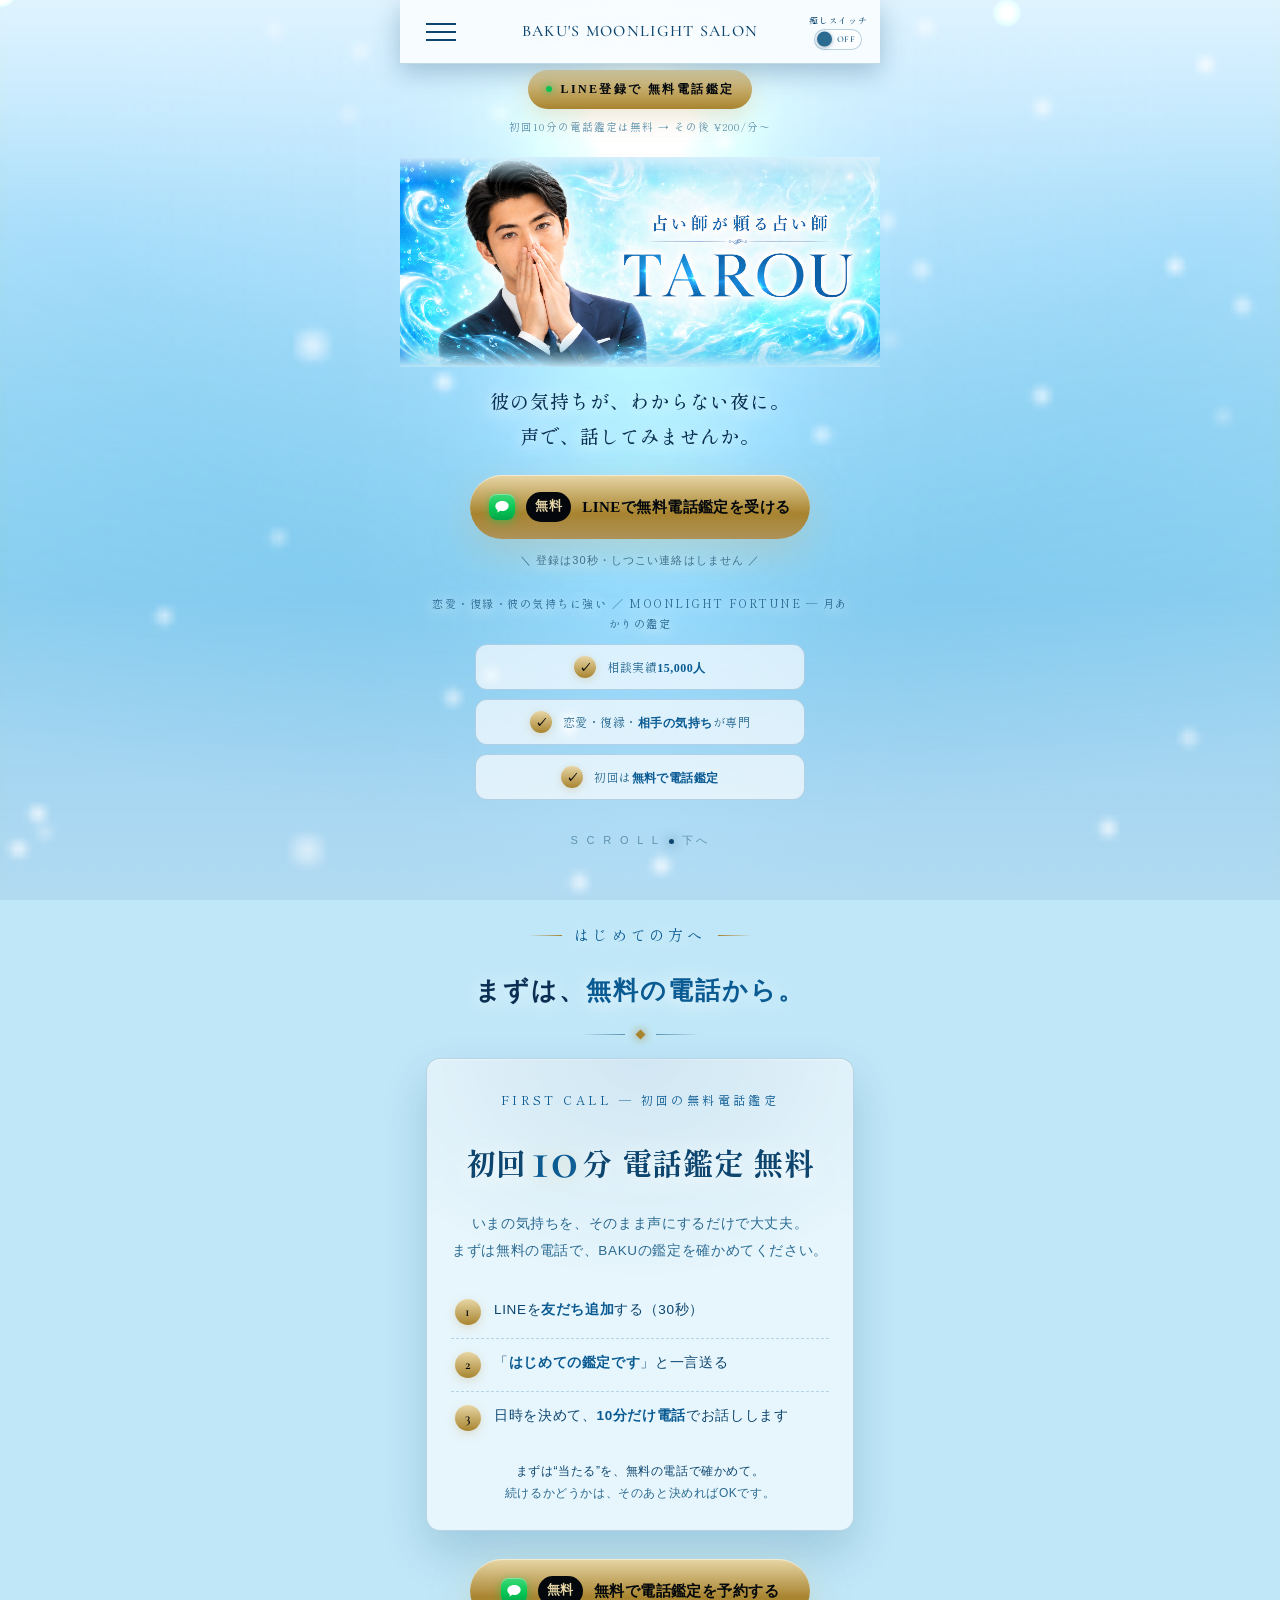
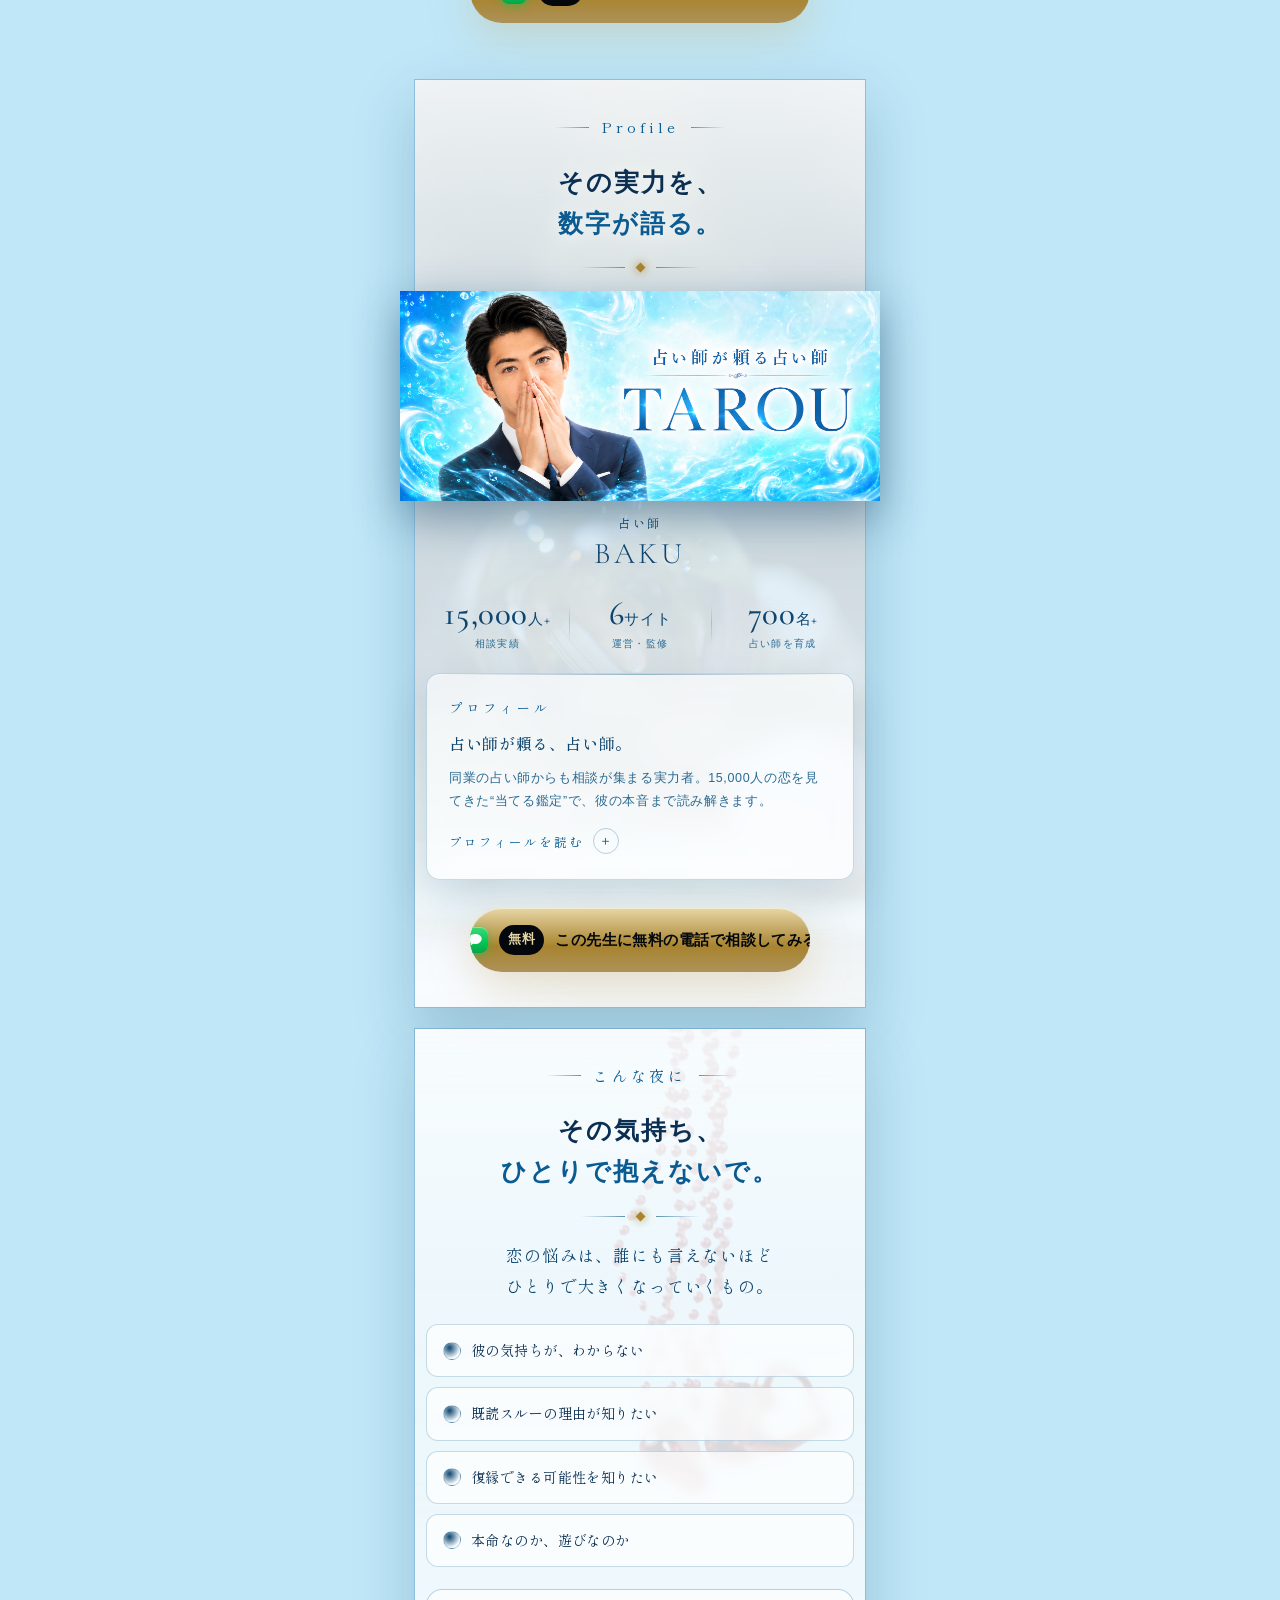
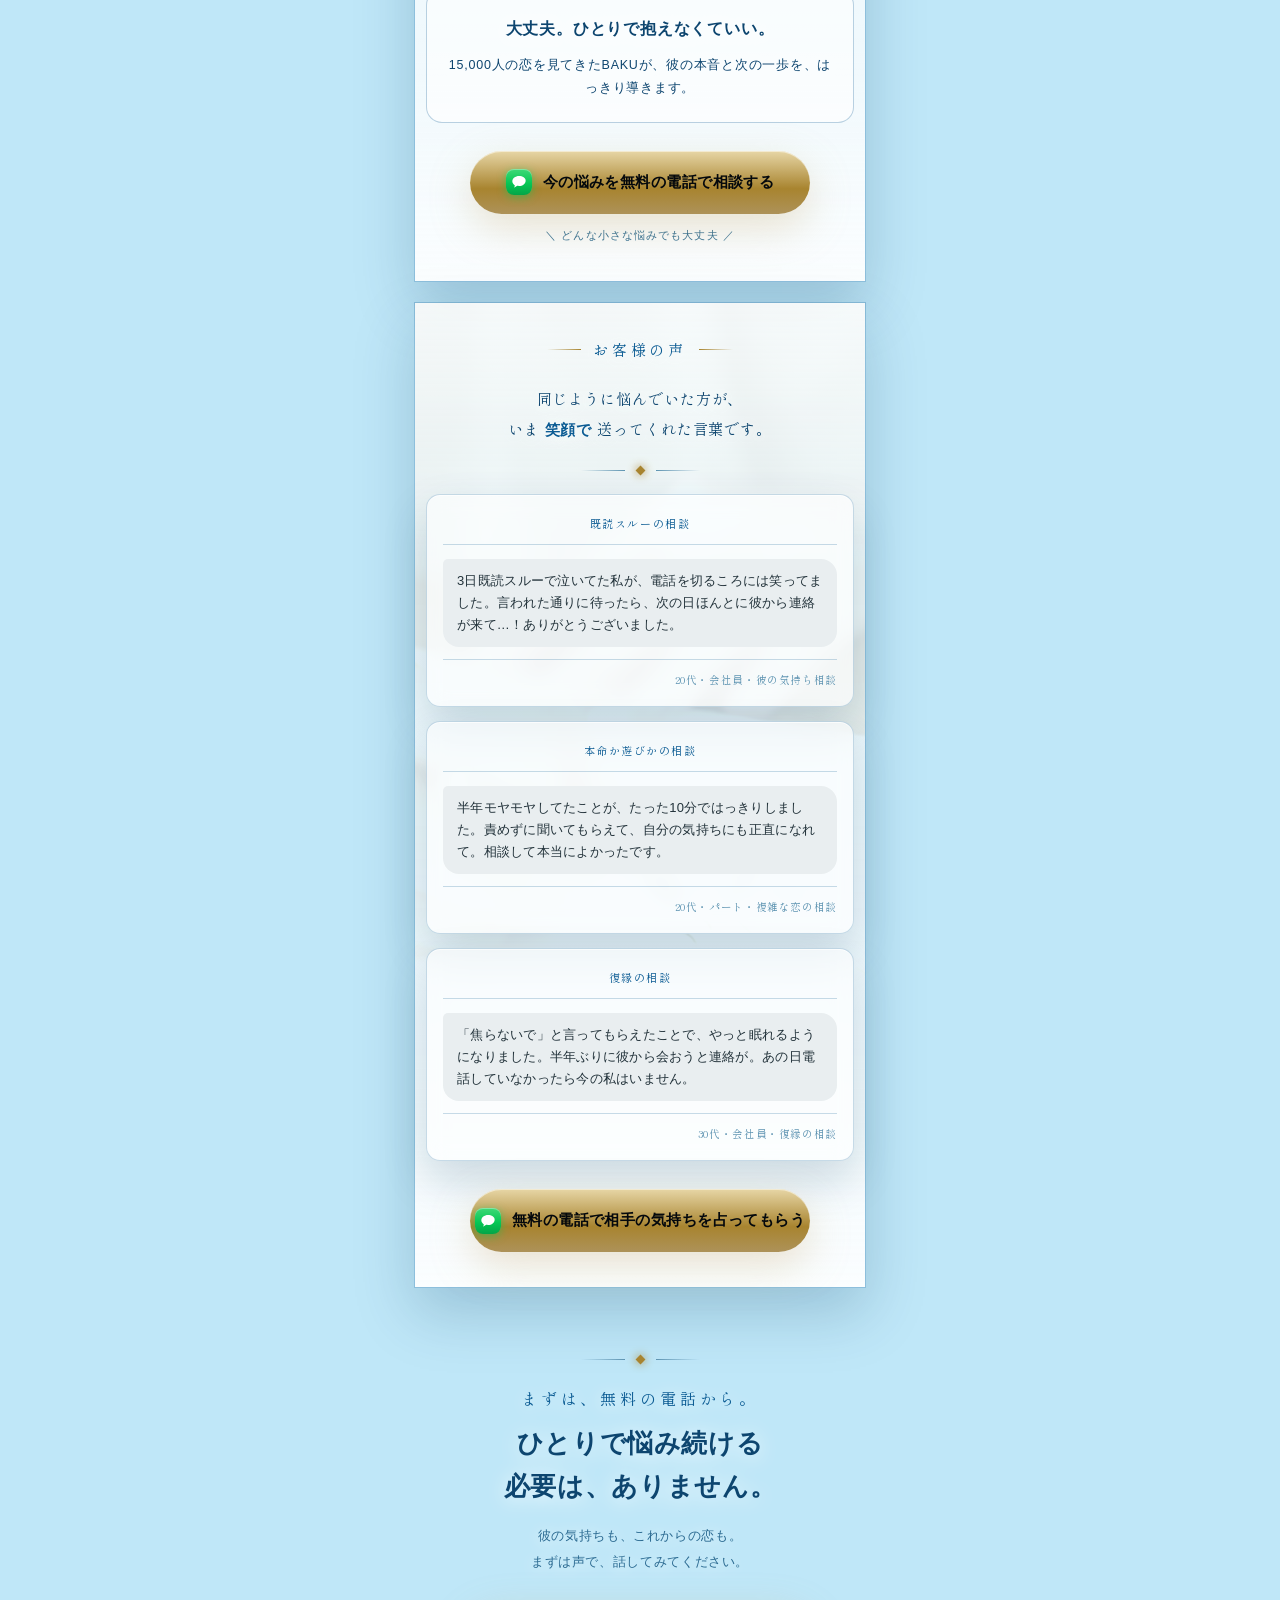
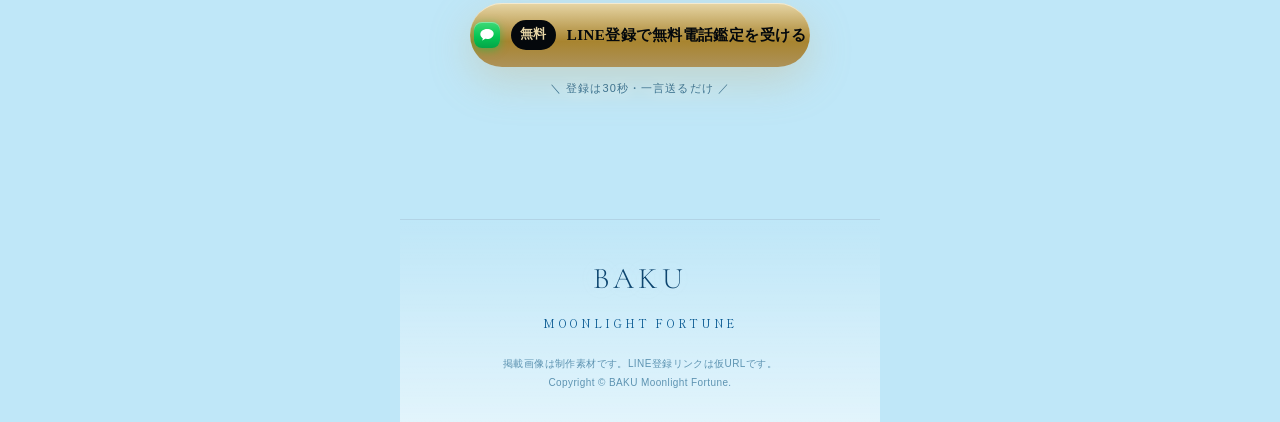
<file: haru_line_lp_aqua/index.html>
﻿<!DOCTYPE html>
<html lang="ja">
<head>
<meta charset="UTF-8">
<meta name="viewport" content="width=device-width, initial-scale=1.0, viewport-fit=cover">
<title>占い師 BAKU｜恋愛・復縁・彼の気持ち｜LINE登録で初回10分の無料電話鑑定</title>
<meta name="description" content="恋愛・復縁・彼の気持ちに強い占い師BAKU。ひとりで悩む前に、まずはLINE登録で初回10分の無料電話鑑定を。登録後は一言送るだけ。相談実績15,000人以上。">
<meta name="theme-color" content="#bfe7f8">
<meta property="og:title" content="占い師 BAKU｜恋愛・復縁の月あかり鑑定">
<meta property="og:description" content="彼の気持ちがわからない夜に。声で、話してみませんか。まずは初回10分、無料の電話で相談できます。">
<meta property="og:type" content="website">
<link rel="preconnect" href="https://fonts.googleapis.com">
<link rel="preconnect" href="https://fonts.gstatic.com" crossorigin>
<link href="https://fonts.googleapis.com/css2?family=Shippori+Mincho+B1:wght@400;500;600;700;800&family=Zen+Kaku+Gothic+New:wght@300;400;500&family=Cormorant+Garamond:ital,wght@0,300;0,400;0,500;1,400&display=swap" rel="stylesheet">
<link rel="stylesheet" href="assets/style.css">
</head>
<body>
<canvas id="water"></canvas>
<div class="vignette"></div>

<header class="site-header">
  <button class="menu-toggle" id="menuToggle" type="button" aria-label="メニューを開く" aria-controls="siteMenu" aria-expanded="false"><span></span></button>
  <div class="site-logo">BAKU'S MOONLIGHT SALON</div>
  <button class="snd" id="snd" type="button" aria-label="癒しスイッチ（水の音）" aria-pressed="false">
    <span class="snd-label">癒しスイッチ</span>
    <span class="snd-switch" aria-hidden="true"><span class="snd-knob"></span><span class="snd-state">OFF</span></span>
  </button>
</header>

<nav class="menu-panel" id="siteMenu" aria-hidden="true">
  <div class="menu-title">MENU</div>
  <ul class="menu-list">
    <li><a href="#top">ホーム</a></li>
    <li><a href="#offer">はじめての方へ（無料電話鑑定）</a></li>
    <li><a href="#profile">占い師プロフィール・実績</a></li>
    <li><a href="#worry">こんなお悩み</a></li>
    <li><a href="#voices">お客様の声</a></li>
    <li><a href="#final">無料で電話相談する</a></li>
  </ul>
  <!-- LINE登録リンク①（メニュー内）: 本番のLINE公式URLに差し替え -->
  <a class="btn menu-cta" href="#" data-line>
    <span class="line-ic" aria-hidden="true"><svg viewBox="0 0 24 24" fill="#fff"><path d="M12 3C6.5 3 2 6.6 2 11c0 2.5 1.5 4.7 3.8 6.2-.2.7-.7 2.4-.8 2.8 0 .3.2.4.4.3.2-.1 2.7-1.8 3.7-2.5.9.1 1.9.2 2.9.2 5.5 0 10-3.6 10-8S17.5 3 12 3z"/></svg></span>
    <span class="txt">LINEで無料電話鑑定を受ける</span>
  </a>
</nav>

<div class="shell">

  <!-- ============ ① HERO / ファーストビュー ============ -->
  <header class="hero" id="top">
    <div class="hero-top">
      <span class="hero-badge"><span class="dot"></span>LINE登録で 無料電話鑑定</span>
      <div class="hero-pricehint">初回10分の電話鑑定は無料 → その後 ¥200/分〜</div>
    </div>
    <div class="hero-content">
      <div class="hero-photo"><img src="assets/sample01.png" alt="占い師 BAKU" fetchpriority="high"></div>
      <p class="hero-copy">彼の気持ちが、わからない夜に。<br>声で、話してみませんか。</p>

      <div class="hero-btnwrap">
        <!-- LINE登録リンク②（ヒーロー）: 本番のLINE公式URLに差し替え -->
        <a class="btn" href="#" data-line>
          <span class="line-ic" aria-hidden="true"><svg viewBox="0 0 24 24" fill="#fff"><path d="M12 3C6.5 3 2 6.6 2 11c0 2.5 1.5 4.7 3.8 6.2-.2.7-.7 2.4-.8 2.8 0 .3.2.4.4.3.2-.1 2.7-1.8 3.7-2.5.9.1 1.9.2 2.9.2 5.5 0 10-3.6 10-8S17.5 3 12 3z"/></svg></span>
          <span class="free">無料</span><span class="txt">LINEで無料電話鑑定を受ける</span>
        </a>
        <p class="btn-sub">＼ 登録は30秒・しつこい連絡はしません ／</p>
      </div>

      <div class="hero-meta">
        <div class="hero-kicker">恋愛・復縁・彼の気持ちに強い ／ MOONLIGHT FORTUNE ― 月あかりの鑑定</div>
        <ul class="hero-values">
          <li><span class="ck">✓</span><span>相談実績<b>15,000人</b></span></li>
          <li><span class="ck">✓</span><span>恋愛・復縁・<b>相手の気持ち</b>が専門</span></li>
          <li><span class="ck">✓</span><span>初回は<b>無料で電話鑑定</b></span></li>
        </ul>
      </div>
    </div>
    <div class="hero-hint">S C R O L L<i></i>下へ</div>
  </header>

  <!-- ============ ② はじめての方へ（初回無料の電話鑑定） ============ -->
  <section class="sec offer reveal" id="offer">
    <div class="eyebrow">はじめての方へ</div>
    <div class="sec-title">まずは、<span class="gold">無料の電話から。</span></div>
    <div class="divider"><span></span><i class="diamond"></i><span></span></div>

    <div class="glass offer-card">
      <div class="offer-tag">FIRST CALL — 初回の無料電話鑑定</div>
      <div class="offer-big">初回<em>10</em>分 電話鑑定 無料</div>
      <p class="offer-sub">いまの気持ちを、そのまま声にするだけで大丈夫。<br>まずは無料の電話で、BAKUの鑑定を確かめてください。</p>

      <ol class="offer-steps">
        <li><span class="n">1</span><span>LINEを<b>友だち追加</b>する（30秒）</span></li>
        <li><span class="n">2</span><span>「<b>はじめての鑑定です</b>」と一言送る</span></li>
        <li><span class="n">3</span><span>日時を決めて、<b>10分だけ電話</b>でお話しします</span></li>
      </ol>

      <p class="offer-reassure"><b>まずは“当たる”を、無料の電話で確かめて。</b><br>続けるかどうかは、そのあと決めればOKです。</p>
    </div>

    <div class="btn-wrap cta-line">
      <!-- LINE登録リンク②（初回無料の電話鑑定）: 本番のLINE公式URLに差し替え -->
      <a class="btn" href="#" data-line>
        <span class="line-ic" aria-hidden="true"><svg viewBox="0 0 24 24" fill="#fff"><path d="M12 3C6.5 3 2 6.6 2 11c0 2.5 1.5 4.7 3.8 6.2-.2.7-.7 2.4-.8 2.8 0 .3.2.4.4.3.2-.1 2.7-1.8 3.7-2.5.9.1 1.9.2 2.9.2 5.5 0 10-3.6 10-8S17.5 3 12 3z"/></svg></span>
        <span class="free">無料</span><span class="txt">無料で電話鑑定を予約する</span>
      </a>
    </div>
  </section>

  <!-- ============ ③ 占い師プロフィール・実績 ============ -->
  <section class="sec vidsec reveal" id="profile">
    <div class="cospa-stage" aria-hidden="true">
      <video poster="assets/poster07.jpg" autoplay muted loop playsinline preload="none">
        <source src="assets/mo07.mp4" type="video/mp4">
        <source src="assets/mo07.webm" type="video/webm">
      </video>
      <div class="veil"></div>
    </div>
    <div class="eyebrow">Profile</div>
    <div class="sec-title">その実力を、<br><span class="gold">数字が語る。</span></div>
    <div class="divider"><span></span><i class="diamond"></i><span></span></div>

    <div class="profile-photo"><img src="assets/sample01.png" alt="占い師 BAKU" loading="lazy"></div>
    <div class="profile-name">占い師<span>BAKU</span></div>

    <div class="stats">
      <div class="stat"><div class="num">15,000<small>人+</small></div><div class="lbl">相談実績</div></div>
      <div class="stat"><div class="num">6<small>サイト</small></div><div class="lbl">運営・監修</div></div>
      <div class="stat"><div class="num">700<small>名+</small></div><div class="lbl">占い師を育成</div></div>
    </div>

    <div class="glass teaser">
      <div class="teaser-k">プロフィール</div>
      <div class="teaser-t">占い師が頼る、占い師。</div>
      <p class="teaser-p">同業の占い師からも相談が集まる実力者。15,000人の恋を見てきた“当てる鑑定”で、彼の本音まで読み解きます。</p>
      <button class="readmore" data-modal="profile">プロフィールを読む<span class="ic">＋</span></button>
    </div>

    <div class="btn-wrap cta-line">
      <!-- LINE登録リンク③（プロフィール後）: 本番のLINE公式URLに差し替え -->
      <a class="btn" href="#" data-line>
        <span class="line-ic" aria-hidden="true"><svg viewBox="0 0 24 24" fill="#fff"><path d="M12 3C6.5 3 2 6.6 2 11c0 2.5 1.5 4.7 3.8 6.2-.2.7-.7 2.4-.8 2.8 0 .3.2.4.4.3.2-.1 2.7-1.8 3.7-2.5.9.1 1.9.2 2.9.2 5.5 0 10-3.6 10-8S17.5 3 12 3z"/></svg></span>
        <span class="free">無料</span><span class="txt">この先生に無料の電話で相談してみる</span>
      </a>
    </div>
  </section>

  <!-- ============ ④ 悩み共感 ============ -->
  <section class="sec vidsec reveal" id="worry">
    <div class="cospa-stage" aria-hidden="true">
      <video poster="assets/poster08.jpg" autoplay muted loop playsinline preload="none">
        <source src="assets/mo08.mp4" type="video/mp4">
      </video>
      <div class="veil"></div>
    </div>
    <div class="eyebrow">こんな夜に</div>
    <div class="sec-title">その気持ち、<br><span class="gold">ひとりで抱えないで。</span></div>
    <div class="divider"><span></span><i class="diamond"></i><span></span></div>
    <p class="worry-lead">恋の悩みは、誰にも言えないほど<br>ひとりで大きくなっていくもの。</p>

    <ul class="worry-list" id="worryList">
      <li data-key="彼の気持ち">彼の気持ちが、わからない</li>
      <li data-key="既読スルー">既読スルーの理由が知りたい</li>
      <li data-key="復縁">復縁できる可能性を知りたい</li>
      <li data-key="本命か遊びか">本命なのか、遊びなのか</li>
    </ul>

    <div class="worry-soft">
      <b>大丈夫。ひとりで抱えなくていい。</b>
      <span>15,000人の恋を見てきたBAKUが、彼の本音と次の一歩を、はっきり導きます。</span>
    </div>

    <div class="btn-wrap cta-line">
      <!-- LINE登録リンク④（悩み共感後）: 本番のLINE公式URLに差し替え -->
      <a class="btn" href="#" data-line>
        <span class="line-ic" aria-hidden="true"><svg viewBox="0 0 24 24" fill="#fff"><path d="M12 3C6.5 3 2 6.6 2 11c0 2.5 1.5 4.7 3.8 6.2-.2.7-.7 2.4-.8 2.8 0 .3.2.4.4.3.2-.1 2.7-1.8 3.7-2.5.9.1 1.9.2 2.9.2 5.5 0 10-3.6 10-8S17.5 3 12 3z"/></svg></span>
        <span class="txt">今の悩みを無料の電話で相談する</span>
      </a>
      <p class="btn-sub">＼ どんな小さな悩みでも大丈夫 ／</p>
    </div>
  </section>

  <!-- ============ ⑤ お客様の声 ============ -->
  <section class="sec vidsec reveal" id="voices">
    <div class="cospa-stage" aria-hidden="true">
      <video poster="assets/poster09.jpg" autoplay muted loop playsinline preload="none">
        <source src="assets/mo09.mp4" type="video/mp4">
      </video>
      <div class="veil"></div>
    </div>
    <div class="eyebrow">お客様の声</div>
    <p class="lead-c">同じように悩んでいた方が、<br>いま <b>笑顔で</b> 送ってくれた言葉です。</p>
    <div class="divider"><span></span><i class="diamond"></i><span></span></div>

    <div class="voice-grid">
      <div class="glass talk solo">
        <div class="talk-topic">既読スルーの相談</div>
        <div class="talk-row them"><div class="bubble them">3日既読スルーで泣いてた私が、電話を切るころには笑ってました。言われた通りに待ったら、次の日ほんとに彼から連絡が来て…！ありがとうございました。</div></div>
        <div class="talk-meta"><span class="talk-who">20代・会社員・彼の気持ち相談</span></div>
      </div>

      <div class="glass talk solo">
        <div class="talk-topic">本命か遊びかの相談</div>
        <div class="talk-row them"><div class="bubble them">半年モヤモヤしてたことが、たった10分ではっきりしました。責めずに聞いてもらえて、自分の気持ちにも正直になれて。相談して本当によかったです。</div></div>
        <div class="talk-meta"><span class="talk-who">20代・パート・複雑な恋の相談</span></div>
      </div>

      <div class="glass talk solo">
        <div class="talk-topic">復縁の相談</div>
        <div class="talk-row them"><div class="bubble them">「焦らないで」と言ってもらえたことで、やっと眠れるようになりました。半年ぶりに彼から会おうと連絡が。あの日電話していなかったら今の私はいません。</div></div>
        <div class="talk-meta"><span class="talk-who">30代・会社員・復縁の相談</span></div>
      </div>
    </div>

    <div class="btn-wrap cta-line">
      <!-- LINE登録リンク⑤（お客様の声の後）: 本番のLINE公式URLに差し替え -->
      <a class="btn" href="#" data-line>
        <span class="line-ic" aria-hidden="true"><svg viewBox="0 0 24 24" fill="#fff"><path d="M12 3C6.5 3 2 6.6 2 11c0 2.5 1.5 4.7 3.8 6.2-.2.7-.7 2.4-.8 2.8 0 .3.2.4.4.3.2-.1 2.7-1.8 3.7-2.5.9.1 1.9.2 2.9.2 5.5 0 10-3.6 10-8S17.5 3 12 3z"/></svg></span>
        <span class="txt">無料の電話で相手の気持ちを占ってもらう</span>
      </a>
    </div>
  </section>

  <!-- ============ ⑥ 最終CTA ============ -->
  <section class="ctablock reveal" id="final">
    <div class="divider"><span></span><i class="diamond"></i><span></span></div>
    <div class="ck">まずは、無料の電話から。</div>
    <div class="ct">ひとりで悩み続ける<br>必要は、ありません。</div>
    <p class="cp">彼の気持ちも、これからの恋も。<br>まずは声で、話してみてください。</p>
    <div class="btn-wrap">
      <!-- LINE登録リンク⑥（最終CTA）: 本番のLINE公式URLに差し替え -->
      <a class="btn" href="#" data-line>
        <span class="line-ic" aria-hidden="true"><svg viewBox="0 0 24 24" fill="#fff"><path d="M12 3C6.5 3 2 6.6 2 11c0 2.5 1.5 4.7 3.8 6.2-.2.7-.7 2.4-.8 2.8 0 .3.2.4.4.3.2-.1 2.7-1.8 3.7-2.5.9.1 1.9.2 2.9.2 5.5 0 10-3.6 10-8S17.5 3 12 3z"/></svg></span>
        <span class="free">無料</span><span class="txt">LINE登録で無料電話鑑定を受ける</span>
      </a>
      <p class="btn-sub">＼ 登録は30秒・一言送るだけ ／</p>
    </div>
  </section>

  <footer>
    <div class="fname">BAKU</div>
    <div class="fsub">MOONLIGHT FORTUNE</div>
    <p class="note">掲載画像は制作素材です。LINE登録リンクは仮URLです。<br>Copyright © BAKU Moonlight Fortune.</p>
  </footer>

</div>

<!-- STICKY CTA -->
<div class="sticky" id="sticky">
  <!-- LINE登録リンク⑦（追尾ボタン）: 本番のLINE公式URLに差し替え -->
  <a class="btn" href="#" data-line>
    <span class="line-ic" aria-hidden="true"><svg viewBox="0 0 24 24" fill="#fff"><path d="M12 3C6.5 3 2 6.6 2 11c0 2.5 1.5 4.7 3.8 6.2-.2.7-.7 2.4-.8 2.8 0 .3.2.4.4.3.2-.1 2.7-1.8 3.7-2.5.9.1 1.9.2 2.9.2 5.5 0 10-3.6 10-8S17.5 3 12 3z"/></svg></span>
    <span class="free">無料</span><span class="txt">まずは無料の電話で相談する</span>
  </a>
</div>

<!-- MODAL -->
<div class="modal" id="modal">
  <div class="modal-bd" data-close></div>
  <div class="modal-card">
    <div class="grip"></div>
    <div class="modal-k" id="mk"></div>
    <div class="modal-t" id="mt"></div>
    <div class="modal-body" id="mb"></div>
    <button class="modal-close" data-close>閉じる</button>
  </div>
</div>

<script src="assets/app.js"></script>
</body>
</html>
</file>
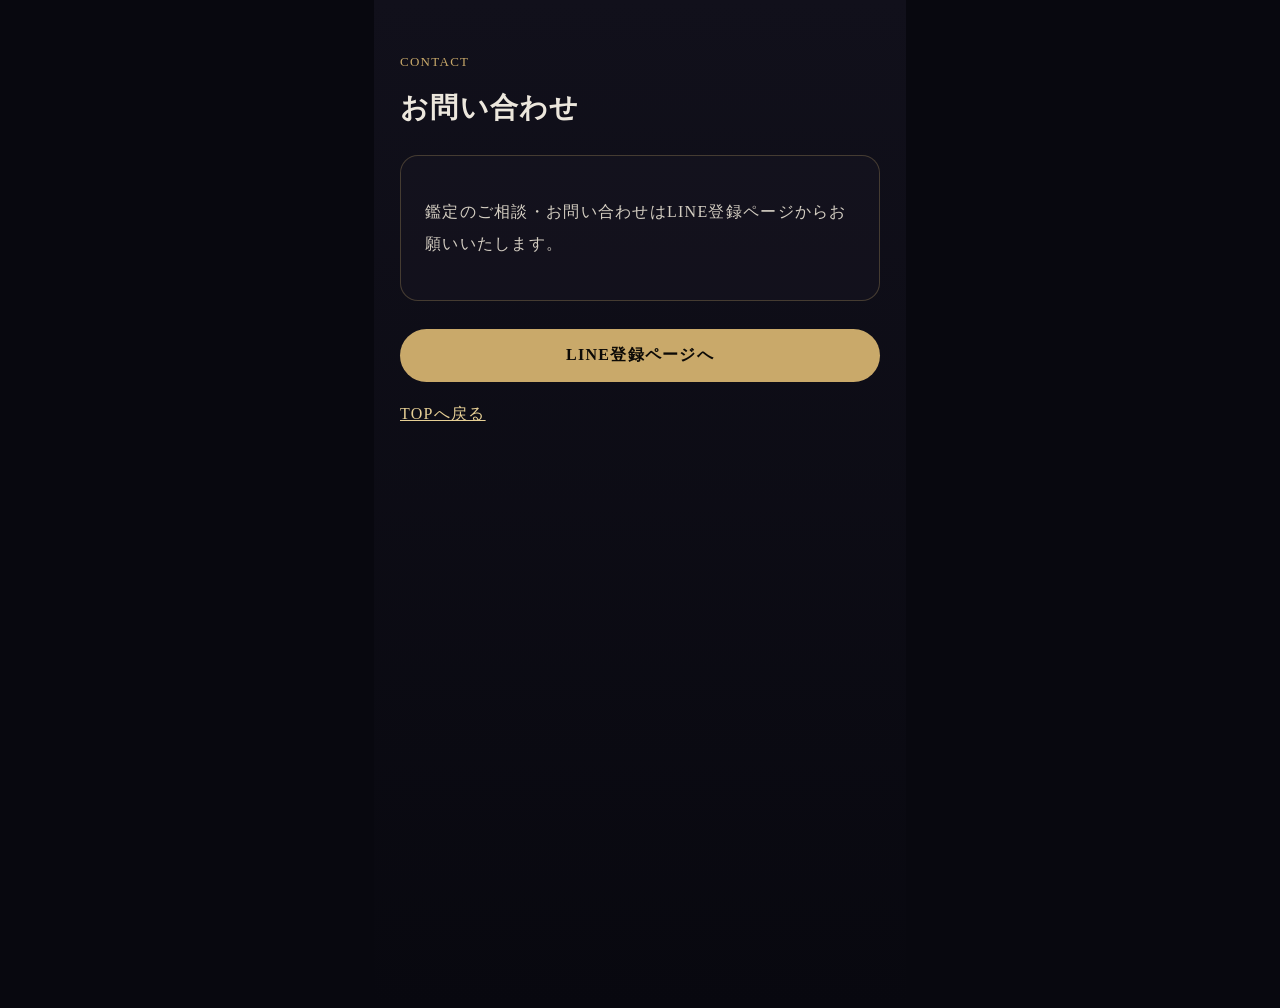
<file: woterimage_LP/line.html>
<!DOCTYPE html>
<html lang="ja">
<head>
<meta charset="UTF-8">
<meta name="viewport" content="width=device-width, initial-scale=1.0">
<title>お問い合わせ | BAKU'S SPIRITUAL SALON</title>
<style>
body{margin:0;background:#08080f;color:#ece7dd;font-family:serif;letter-spacing:.08em}
.wrap{max-width:480px;margin:0 auto;min-height:100vh;padding:54px 26px;background:linear-gradient(180deg,#11101b,#08080f)}
a{color:#e6cf95}.k{color:#c9a96a;font-size:13px}.title{font-size:28px}.card{margin-top:28px;padding:24px;border:1px solid rgba(201,169,106,.28);border-radius:18px;background:rgba(22,20,32,.6)}
p{line-height:2;color:#d4cec2}.btn{display:block;margin-top:28px;padding:16px;border-radius:40px;text-align:center;background:#c9a96a;color:#0c0a06;text-decoration:none;font-weight:bold}
</style>
</head>
<body><main class="wrap">
<div class="k">CONTACT</div>
<h1 class="title">お問い合わせ</h1>
<div class="card"><p>鑑定のご相談・お問い合わせはLINE登録ページからお願いいたします。</p></div>
<a class="btn" href="#">LINE登録ページへ</a>
<p><a href="index.html#top">TOPへ戻る</a></p>
</main></body>
</html>
</file>
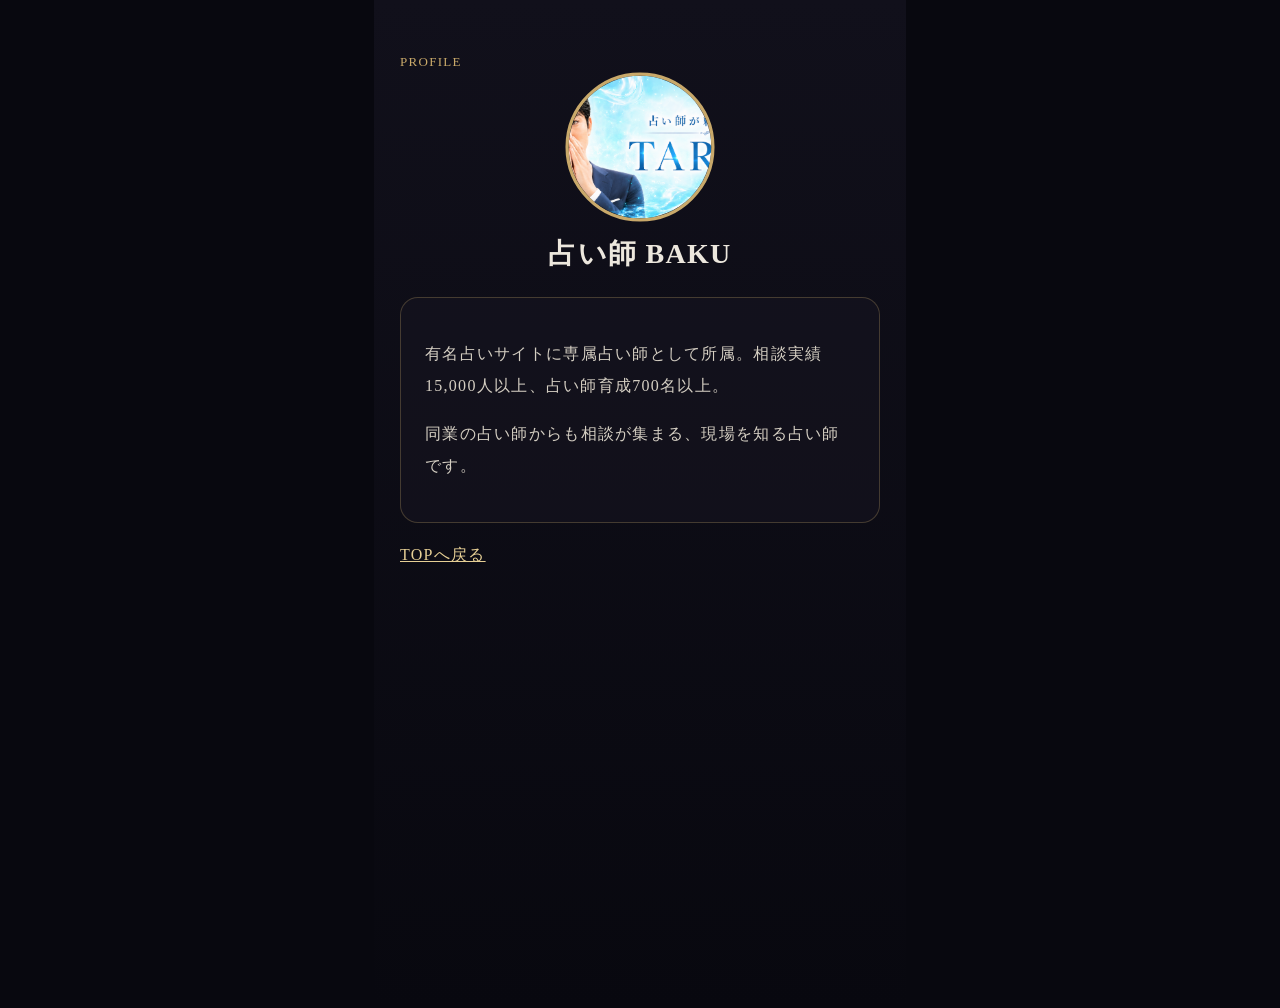
<file: woterimage_LP/profile.html>
<!DOCTYPE html>
<html lang="ja">
<head>
<meta charset="UTF-8">
<meta name="viewport" content="width=device-width, initial-scale=1.0">
<title>profile | BAKU'S SPIRITUAL SALON</title>
<style>
body{margin:0;background:#08080f;color:#ece7dd;font-family:serif;letter-spacing:.08em}
.wrap{max-width:480px;margin:0 auto;min-height:100vh;padding:54px 26px;background:linear-gradient(180deg,#11101b,#08080f)}
img{width:132px;height:132px;border-radius:50%;object-fit:cover;object-position:50% 18%;transform:scale(1.08);display:block;margin:8px auto 18px;border:3px solid #c9a96a}
a{color:#e6cf95}.k{color:#c9a96a;font-size:13px}.title{text-align:center;font-size:28px}.card{margin-top:24px;padding:24px;border:1px solid rgba(201,169,106,.28);border-radius:18px;background:rgba(22,20,32,.6)}
p{line-height:2;color:#d4cec2}
</style>
</head>
<body><main class="wrap">
<div class="k">PROFILE</div>
<img src="sample01.png" alt="BAKU">
<h1 class="title">占い師 BAKU</h1>
<div class="card">
<p>有名占いサイトに専属占い師として所属。相談実績15,000人以上、占い師育成700名以上。</p>
<p>同業の占い師からも相談が集まる、現場を知る占い師です。</p>
</div>
<p><a href="index.html#top">TOPへ戻る</a></p>
</main></body>
</html>
</file>
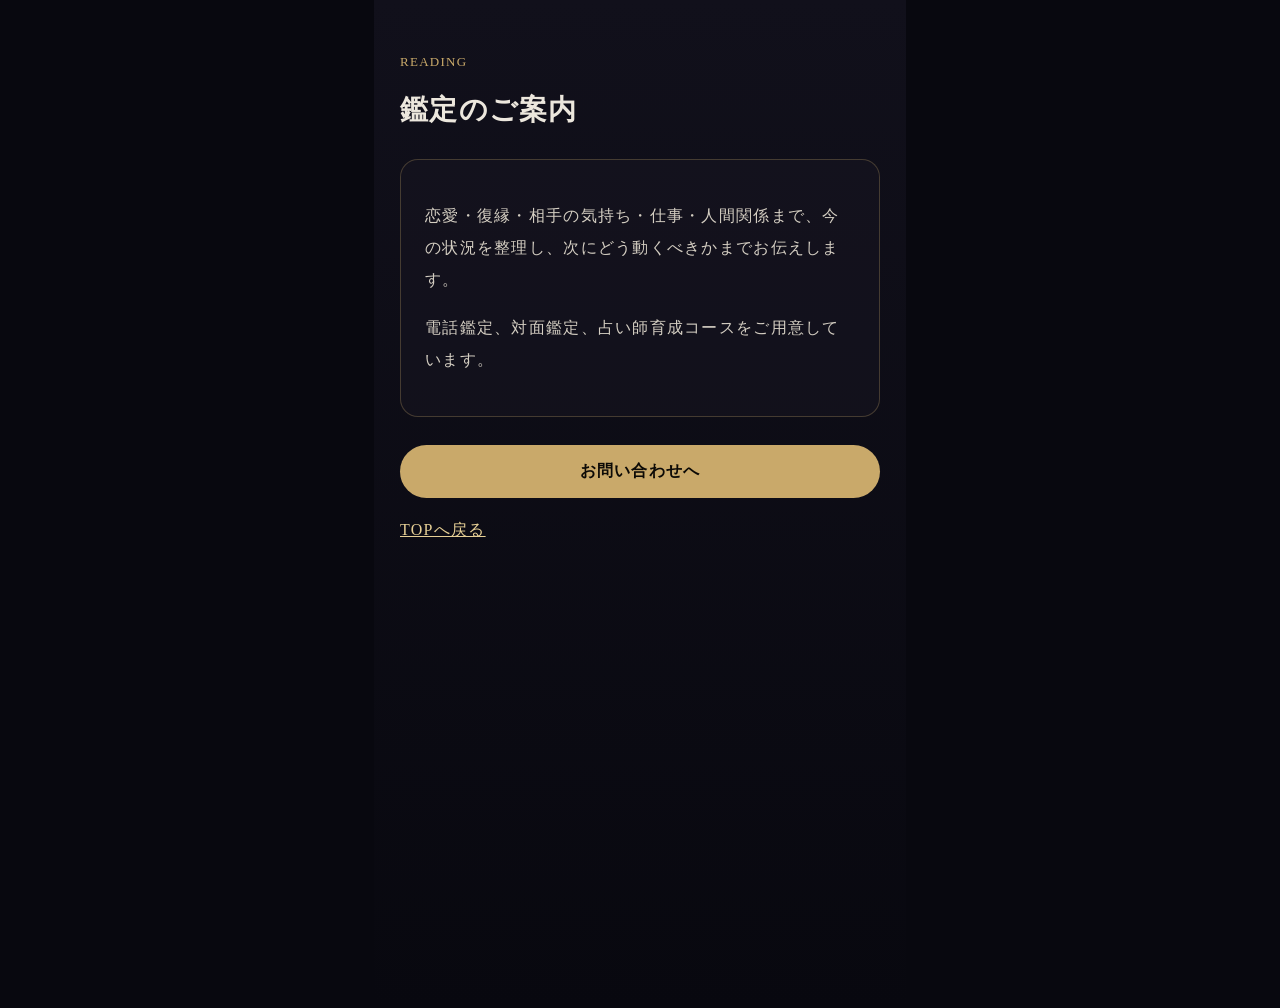
<file: woterimage_LP/reading.html>
<!DOCTYPE html>
<html lang="ja">
<head>
<meta charset="UTF-8">
<meta name="viewport" content="width=device-width, initial-scale=1.0">
<title>鑑定のご案内 | BAKU'S SPIRITUAL SALON</title>
<style>
body{margin:0;background:#08080f;color:#ece7dd;font-family:serif;letter-spacing:.08em}
.wrap{max-width:480px;margin:0 auto;min-height:100vh;padding:54px 26px;background:linear-gradient(180deg,#11101b,#08080f)}
a{color:#e6cf95}.k{color:#c9a96a;font-size:13px}.title{font-size:28px;line-height:1.5}.card{margin-top:28px;padding:24px;border:1px solid rgba(201,169,106,.28);border-radius:18px;background:rgba(22,20,32,.6)}
p{line-height:2;color:#d4cec2}.btn{display:block;margin-top:28px;padding:16px;border-radius:40px;text-align:center;background:#c9a96a;color:#0c0a06;text-decoration:none;font-weight:bold}
</style>
</head>
<body><main class="wrap">
<div class="k">READING</div>
<h1 class="title">鑑定のご案内</h1>
<div class="card">
<p>恋愛・復縁・相手の気持ち・仕事・人間関係まで、今の状況を整理し、次にどう動くべきかまでお伝えします。</p>
<p>電話鑑定、対面鑑定、占い師育成コースをご用意しています。</p>
</div>
<a class="btn" href="line.html">お問い合わせへ</a>
<p><a href="index.html#top">TOPへ戻る</a></p>
</main></body>
</html>
</file>
<file: haru_line_lp_aqua/assets/style.css>
/* =========================================================
   BAKU｜恋愛・復縁の鑑定 — LINE登録特化LP（明るい水面バージョン）
   Design: 明るい水色 × 白 × 紺 / バナーと同じ青い波紋の世界
   ---------------------------------------------------------
   ダーク版（haru_line_lp_fable5）との違いは、この :root の色と
   背景キャンバス（assets/app.js の buildBG）の2か所だけです。
   ========================================================= */
:root{
  --abyss:#04080c;           /* 金ボタンの上に載せる文字色（濃紺黒）として残しています */
  --deep:#e8f7fe;
  --tide:#bde6f7;
  --panel:rgba(255,255,255,.62);
  --panel-soft:rgba(255,255,255,.76);
  --moon:#0d456f;            /* 見出しの濃紺 */
  --pearl:#0a2f52;           /* 本文の濃紺 */
  --silver:#2b6a91;          /* 補足テキスト */
  --silver-d:#5d93b1;        /* さらに薄い補足・区切り線 */
  --accent:#0b5b93;          /* バナーの「TAROU」と同じ濃い青。金の代わりの強調色 */
  --gold:#a8842f;
  --gold-hi:#e7d6a6;
  --gold-deep:#8a734a;
  --rose:#e8c2c7;            /* やわらかい女性向けアクセント */
  --line-green:#06c755;      /* LINEらしさ（アイコン用に限定使用） */
  --line-green-d:#04a548;
  --muted:var(--silver);
  --line:rgba(11,91,147,.22);
  --line-gold:rgba(11,91,147,.28);
  --serif:'Shippori Mincho B1',serif;
  --sans:'Zen Kaku Gothic New',sans-serif;
  --latin:'Cormorant Garamond',serif;
}
*{margin:0;padding:0;box-sizing:border-box;-webkit-tap-highlight-color:transparent}
html{scroll-behavior:smooth}
body{
  background:#bfe7f8;
  color:var(--pearl);
  font-family:var(--sans);
  font-weight:300;
  line-height:1.9;
  letter-spacing:.04em;
  overflow-x:hidden;
}
a,button{outline:none}
a:focus-visible,button:focus-visible{outline:2px solid var(--moon);outline-offset:3px;border-radius:4px}
img{max-width:100%;display:block}

/* ===== moonlit water surface ===== */
#water{position:fixed;inset:0;z-index:0;display:block;touch-action:manipulation}
.vignette{position:fixed;inset:0;z-index:1;pointer-events:none;
  background:radial-gradient(125% 85% at 50% 6%, transparent 42%, rgba(255,255,255,.34) 100%),
  linear-gradient(180deg, rgba(255,255,255,.20) 0%, transparent 24%, transparent 66%, rgba(255,255,255,.40) 100%)}

.shell{position:relative;z-index:2;max-width:480px;margin:64px auto 0}
.shell>*{position:relative;z-index:1}

/* ===== site menu ===== */
.site-header{position:fixed;top:0;left:50%;transform:translateX(-50%);z-index:120;
  width:100%;max-width:480px;height:64px;display:flex;align-items:center;justify-content:center;
  background:rgba(255,255,255,.78);border-bottom:1px solid var(--line);
  box-shadow:0 8px 26px rgba(12,64,102,.28);backdrop-filter:blur(10px);-webkit-backdrop-filter:blur(10px)}
.menu-toggle{position:absolute;left:20px;top:50%;transform:translateY(-50%);width:42px;height:42px;
  border:0;background:transparent;cursor:pointer}
.menu-toggle span,.menu-toggle::before,.menu-toggle::after{content:"";position:absolute;left:6px;width:30px;height:2px;
  background:var(--moon);transition:.25s}
.menu-toggle::before{top:12px}
.menu-toggle span{top:20px}
.menu-toggle::after{top:28px}
.menu-toggle[aria-expanded="true"]::before{top:20px;transform:rotate(45deg)}
.menu-toggle[aria-expanded="true"] span{opacity:0}
.menu-toggle[aria-expanded="true"]::after{top:20px;transform:rotate(-45deg)}
.site-logo{font-family:var(--latin);font-weight:500;font-size:16px;letter-spacing:.08em;
  color:var(--moon);text-shadow:0 0 18px rgba(211,232,234,.3);white-space:nowrap;
  max-width:calc(100% - 150px);overflow:hidden;text-overflow:clip}
.snd{position:absolute;right:12px;top:50%;transform:translateY(-50%);
  border:0;background:transparent;cursor:pointer;padding:0;
  display:flex;flex-direction:column;align-items:center;gap:3px}
.snd-label{font-family:var(--serif);font-size:8.5px;letter-spacing:.1em;color:var(--moon);
  white-space:nowrap;text-shadow:0 1px 6px rgba(255,255,255,.9)}
.snd-switch{position:relative;width:48px;height:21px;border-radius:21px;
  border:1px solid var(--line-gold);background:rgba(255,255,255,.72);transition:.25s}
.snd-knob{position:absolute;top:50%;left:2px;width:15px;height:15px;border-radius:50%;
  background:var(--silver);transform:translateY(-50%);transition:.25s;box-shadow:0 1px 4px rgba(12,64,102,.45)}
.snd-state{position:absolute;top:50%;transform:translateY(-50%);right:6px;
  font-family:var(--latin);font-size:9px;font-weight:600;letter-spacing:.04em;color:var(--silver);transition:.2s}
.snd.on .snd-switch{background:linear-gradient(180deg,var(--gold-hi),var(--gold));border-color:var(--accent)}
.snd.on .snd-knob{left:29px;background:var(--abyss)}
.snd.on .snd-state{right:auto;left:8px;color:var(--abyss)}
.menu-panel{position:fixed;top:64px;left:50%;transform:translateX(-50%);z-index:115;width:100%;max-width:480px;
  height:calc(100dvh - 64px);background:rgba(238,250,255,.94);backdrop-filter:blur(10px);-webkit-backdrop-filter:blur(10px);
  opacity:0;pointer-events:none;transition:opacity .25s}
.menu-panel.open{opacity:1;pointer-events:auto}
.menu-title{padding:18px 20px 14px;border-left:4px solid var(--gold);font-weight:700;font-size:18px;
  letter-spacing:.05em;color:var(--moon)}
.menu-list{list-style:none}
.menu-list a{display:flex;align-items:center;gap:12px;padding:16px 22px;
  color:var(--pearl);text-decoration:none;font-size:17px;letter-spacing:.03em;border-bottom:1px solid var(--line)}
.menu-list a::before{content:"›";font-size:26px;line-height:1;color:var(--accent)}
.menu-cta{margin:22px 22px 0}
body.menu-open{overflow:hidden}

/* ===== shared ===== */
.eyebrow{font-family:var(--serif);font-size:15px;letter-spacing:.26em;color:var(--accent);
  display:flex;align-items:center;justify-content:center;gap:12px;white-space:nowrap;flex-wrap:nowrap;
  text-shadow:0 2px 16px rgba(255,255,255,.9)}
.eyebrow::before,.eyebrow::after{content:"";height:1px;width:34px;flex:0 1 34px;
  background:linear-gradient(90deg,transparent,var(--gold))}
.eyebrow::after{background:linear-gradient(90deg,var(--gold),transparent)}
.sec{padding:44px 26px 40px;position:relative}
.sec-title{font-family:var(--serif);font-weight:600;font-size:25px;line-height:1.65;
  text-align:center;margin:18px 0 8px;letter-spacing:.08em;color:var(--pearl);
  text-shadow:0 2px 20px rgba(255,255,255,.9)}
.sec-title .gold{color:var(--accent)}
.divider{display:flex;align-items:center;justify-content:center;gap:12px;margin:6px auto 20px}
.eyebrow+.sec-title{margin-top:20px;margin-bottom:20px}
.sec-title+.divider{margin-top:0}
/* 見出しを置かず、小見出しのすぐ下にリード文を置くセクション用 */
.eyebrow+.lead-c{margin-top:20px}
.lead-c+.divider{margin-top:0}
.divider span{height:1px;width:44px;background:linear-gradient(90deg,transparent,var(--silver-d))}
.divider span:last-child{background:linear-gradient(90deg,var(--silver-d),transparent)}
.diamond{width:7px;height:7px;background:var(--gold);transform:rotate(45deg);box-shadow:0 0 10px var(--gold)}
.lead-c{font-family:var(--serif);text-align:center;color:var(--moon);font-size:15px;line-height:2;
  letter-spacing:.06em;margin-bottom:22px;text-shadow:0 2px 14px rgba(255,255,255,.9)}
.lead-c b{color:var(--accent);font-weight:600}

/* reveal */
.reveal{opacity:0;transform:translateY(34px);transition:opacity 1.1s cubic-bezier(.2,.7,.2,1),transform 1.1s cubic-bezier(.2,.7,.2,1)}
.reveal.in{opacity:1;transform:none}

/* glass card */
.glass{background:var(--panel);border:1px solid var(--line);border-radius:14px;
  backdrop-filter:blur(10px);-webkit-backdrop-filter:blur(10px);
  box-shadow:0 20px 44px rgba(12,64,102,.18),inset 0 1px 0 rgba(255,255,255,.7)}

/* section video background */
.vidsec{position:relative;overflow:visible}
.vidsec>*:not(.cospa-stage){position:relative;z-index:1}
.cospa-stage{position:absolute;z-index:0;inset:10px 14px;overflow:hidden;background:transparent;
  pointer-events:none;border:1px solid rgba(11,91,147,.28);box-shadow:0 24px 56px rgba(12,64,102,.22)}
.cospa-stage video{position:absolute;inset:0;width:100%;height:100%;object-fit:cover;opacity:.34;
  filter:brightness(1.35) contrast(.92) saturate(.8) hue-rotate(6deg)}
/* 明るい背景なので、動画は白でふわっと覆って文字を読みやすくします */
.cospa-stage .veil{position:absolute;inset:0;pointer-events:none;
  background:linear-gradient(180deg,rgba(255,255,255,.86),rgba(255,255,255,.62) 26%,rgba(255,255,255,.6) 52%,rgba(255,255,255,.68) 74%,rgba(255,255,255,.9))}

/* =========================================================
   LINE BUTTON — 高級感（金）× LINEらしさ（緑アイコン）
   ========================================================= */
.btn{display:inline-flex;align-items:center;justify-content:center;gap:11px;width:100%;
  max-width:340px;padding:17px 18px;font-family:var(--serif);font-size:15px;font-weight:600;
  white-space:nowrap;letter-spacing:.03em;color:var(--abyss);border:none;border-radius:48px;
  cursor:pointer;text-decoration:none;
  background:linear-gradient(180deg,var(--gold-hi),var(--gold) 60%,#ad9259);
  box-shadow:0 14px 40px rgba(201,176,121,.34),inset 0 1px 0 rgba(255,255,255,.5);
  position:relative;overflow:hidden;transition:transform .12s}
.btn::after{content:"";position:absolute;top:0;left:-70%;width:45%;height:100%;
  background:linear-gradient(100deg,transparent,rgba(255,255,255,.55),transparent);
  transform:skewX(-18deg);animation:sheen 5.5s ease-in-out 1.5s infinite}
@keyframes sheen{0%,72%{left:-70%}86%{left:130%}100%{left:130%}}
.btn:active{transform:translateY(2px)}
/* LINE chat icon (green circle) */
.btn .line-ic{flex:0 0 auto;width:26px;height:26px;border-radius:8px;
  background:linear-gradient(180deg,#3fd977,var(--line-green) 55%,var(--line-green-d));
  display:grid;place-items:center;box-shadow:0 2px 8px rgba(6,199,85,.5),inset 0 1px 0 rgba(255,255,255,.35);position:relative;z-index:1}
.btn .line-ic svg{width:16px;height:16px;display:block}
.btn .txt{position:relative;z-index:1}
.btn .free{font-family:var(--latin);font-size:12.5px;font-weight:700;background:var(--abyss);color:var(--gold-hi);
  padding:3px 9px;border-radius:20px;position:relative;z-index:1;letter-spacing:.04em}
.btn.ghost{background:transparent;color:var(--accent);border:1px solid var(--line-gold);
  box-shadow:none;font-size:14px}
.btn.ghost::after{display:none}
.btn.ghost .line-ic{background:linear-gradient(180deg,#3fd977,var(--line-green) 55%,var(--line-green-d))}
.btn-sub{font-size:11px;color:var(--silver);letter-spacing:.1em;margin-top:11px;text-align:center;
  text-shadow:0 2px 12px rgba(255,255,255,.9)}
.btn-wrap{text-align:center}

/* ===== HERO ===== */
.hero{position:relative;z-index:3;padding:6px 0 26px;display:flex;flex-direction:column}
.hero-top{position:relative;padding:0 26px;text-align:center;z-index:3;margin-bottom:14px}
.hero-badge{display:inline-flex;align-items:center;gap:9px;font-family:var(--serif);
  font-size:12px;letter-spacing:.2em;color:var(--abyss);font-weight:600;
  padding:8px 18px;border-radius:40px;
  background:linear-gradient(180deg,var(--gold-hi),var(--gold));
  box-shadow:0 8px 24px rgba(201,176,121,.32);animation:fadeDown 1.1s .15s both}
.hero-badge .dot{width:6px;height:6px;border-radius:50%;background:var(--line-green);box-shadow:0 0 8px var(--line-green)}
.hero-content{position:relative;z-index:3;padding:0 26px;text-align:center}
.hero-kicker{font-family:var(--serif);font-size:14.5px;letter-spacing:.2em;color:var(--moon);
  margin-bottom:4px;animation:fadeUp 1s .4s both;text-shadow:0 2px 14px rgba(255,255,255,1),0 0 40px rgba(255,255,255,.9)}
.hero-name{font-family:var(--latin);font-weight:400;font-size:82px;line-height:.94;
  letter-spacing:.05em;margin:6px 0 4px;
  background:linear-gradient(180deg,#fff 0%,var(--moon) 48%,var(--silver) 100%);
  -webkit-background-clip:text;background-clip:text;-webkit-text-fill-color:transparent;
  filter:drop-shadow(0 6px 40px rgba(159,184,189,.45));
  animation:fadeUp 1.1s .55s both,glow 8s ease-in-out 2.6s infinite}
.hero-role{font-family:var(--serif);font-size:12px;letter-spacing:.32em;color:var(--accent);
  margin-bottom:16px;animation:fadeUp 1s .65s both;text-shadow:0 2px 12px rgba(255,255,255,1)}
.hero-copy{font-family:var(--serif);font-size:19px;font-weight:500;line-height:1.85;letter-spacing:.05em;
  color:var(--pearl);animation:fadeUp 1s .75s both;text-shadow:0 2px 16px rgba(255,255,255,1),0 0 34px rgba(255,255,255,.9)}
.hero-copy em{font-style:normal;color:var(--accent);
  background:linear-gradient(transparent 60%,rgba(11,91,147,.20) 60%)}
.hero-copy .sm{display:block;font-size:13px;font-weight:400;color:var(--moon);letter-spacing:.14em;margin-top:8px}

/* value bullets in hero */
.hero-values{list-style:none;margin:20px auto 4px;max-width:330px;display:grid;gap:9px;
  animation:fadeUp 1s .9s both}
.hero-values li{display:flex;align-items:center;gap:11px;font-size:13.5px;color:var(--moon);
  font-family:var(--serif);letter-spacing:.04em;text-align:left;line-height:1.55;
  background:rgba(255,255,255,.66);border:1px solid var(--line);border-radius:12px;padding:11px 15px;
  backdrop-filter:blur(6px);-webkit-backdrop-filter:blur(6px)}
.hero-values .ck{flex:0 0 auto;width:22px;height:22px;border-radius:50%;
  background:linear-gradient(180deg,var(--gold-hi),var(--gold));display:grid;place-items:center;
  color:var(--abyss);font-size:12px;font-weight:700;box-shadow:0 2px 8px rgba(201,176,121,.4)}
.hero-values b{color:var(--accent);font-weight:600}
.hero-btnwrap{margin-top:22px;animation:fadeUp 1s 1.05s both}
.hero-hint{margin-top:26px;text-align:center;font-size:11px;letter-spacing:.26em;
  color:var(--silver-d);animation:breathe 4.5s ease-in-out 2.2s infinite}
.hero-hint i{display:inline-block;width:5px;height:5px;border-radius:50%;background:var(--moon);
  box-shadow:0 0 12px var(--moon);vertical-align:middle;margin:0 8px}
@keyframes fadeUp{from{opacity:0;transform:translateY(26px)}to{opacity:1;transform:none}}
@keyframes fadeDown{from{opacity:0;transform:translateY(-18px)}to{opacity:1;transform:none}}
@keyframes glow{0%,100%{filter:drop-shadow(0 6px 40px rgba(159,184,189,.4))}
  50%{filter:drop-shadow(0 6px 60px rgba(211,232,234,.62))}}
@keyframes breathe{0%,100%{opacity:.35}50%{opacity:.9}}

/* ===== CONCERNS / 悩み共感 ===== */
.worry-lead{font-family:var(--serif);text-align:center;font-size:16.5px;line-height:1.9;color:var(--moon);
  letter-spacing:.05em;margin-bottom:22px;text-shadow:0 2px 14px rgba(255,255,255,.9)}
.worry-list{list-style:none;display:grid;gap:10px;margin:0 0 8px}
.worry-list li{position:relative;font-family:var(--serif);font-size:14px;line-height:1.65;color:var(--pearl);
  padding:14px 16px 14px 44px;border-radius:12px;letter-spacing:.03em;
  background:rgba(255,255,255,.66);border:1px solid var(--line);
  backdrop-filter:blur(6px);-webkit-backdrop-filter:blur(6px)}
.worry-list li::before{content:"";position:absolute;left:16px;top:50%;transform:translateY(-50%);
  width:16px;height:16px;border-radius:50%;border:1px solid var(--line-gold);
  background:radial-gradient(circle at 35% 30%,var(--moon),transparent 70%)}
.worry-soft{margin-top:22px;text-align:center;font-family:var(--serif);font-size:16px;line-height:1.95;
  letter-spacing:.05em;color:var(--accent);border:1px solid var(--line-gold);border-radius:16px;
  padding:22px 20px;background:rgba(255,255,255,.62);text-shadow:0 2px 14px rgba(255,255,255,.9)}
.worry-soft b{color:var(--moon);font-weight:600}
.worry-soft span{display:block;font-family:var(--sans);font-size:12.5px;font-weight:300;color:var(--moon);
  letter-spacing:.06em;margin-top:10px;line-height:1.85}

/* ===== FREE OFFER / 初回10分無料 ===== */
.offer{text-align:center}
.offer-card{padding:30px 24px 26px;position:relative;overflow:hidden;text-align:center}
.offer-card::before{content:"";position:absolute;inset:0;
  background:radial-gradient(120% 80% at 50% 0%,rgba(11,91,147,.10),transparent 60%);pointer-events:none}
.offer-tag{position:relative;font-family:var(--serif);font-size:12px;letter-spacing:.28em;color:var(--accent);margin-bottom:10px}
.offer-big{position:relative;font-family:var(--serif);font-weight:700;line-height:1.35;margin-bottom:6px;
  font-size:30px;color:var(--moon);text-shadow:0 2px 20px rgba(255,255,255,.9)}
.offer-big em{font-style:normal;font-family:var(--latin);font-size:56px;font-weight:600;
  color:var(--accent);vertical-align:-2px;text-shadow:0 0 20px rgba(231,214,166,.6);padding:0 4px}
.offer-sub{position:relative;font-size:13.5px;color:var(--silver);line-height:1.95;margin:14px 0 6px}
.offer-steps{position:relative;list-style:none;display:grid;gap:0;margin:22px 0 4px;text-align:left}
.offer-steps li{display:flex;align-items:flex-start;gap:13px;padding:13px 4px;
  border-bottom:1px dashed var(--line);font-size:13.5px;color:var(--moon);line-height:1.7}
.offer-steps li:last-child{border-bottom:0}
.offer-steps .n{flex:0 0 auto;width:26px;height:26px;border-radius:50%;font-family:var(--latin);font-weight:600;
  font-size:14px;display:grid;place-items:center;color:var(--abyss);
  background:linear-gradient(180deg,var(--gold-hi),var(--gold));box-shadow:0 3px 10px rgba(201,176,121,.36)}
.offer-steps b{color:var(--accent);font-weight:600}
.offer-reassure{position:relative;font-size:12px;color:var(--silver);letter-spacing:.05em;
  margin-top:16px;line-height:1.85}
.offer-reassure b{color:var(--moon);font-weight:500}

/* ===== VOICES / 口コミ ===== */
.voice-grid{display:grid;gap:14px}
.voice-card{padding:20px 20px}
.voice-head{display:flex;align-items:center;gap:12px;margin-bottom:12px}
.voice-badge{flex:0 0 auto;width:40px;height:40px;border-radius:50%;display:grid;place-items:center;
  font-family:var(--latin);font-size:17px;font-weight:600;color:var(--abyss);
  background:linear-gradient(180deg,var(--gold-hi),var(--gold));box-shadow:0 4px 14px rgba(201,176,121,.3)}
.voice-title{font-family:var(--serif);font-size:15.5px;font-weight:600;line-height:1.5;color:var(--moon);letter-spacing:.03em}
.voice-stars{color:var(--accent);font-size:12px;letter-spacing:.18em;margin-bottom:8px}
.voice-p{font-size:13px;color:var(--silver);line-height:1.9;letter-spacing:.03em;
  display:-webkit-box;-webkit-line-clamp:3;-webkit-box-orient:vertical;overflow:hidden}
.voice-meta{font-size:11px;color:var(--silver-d);letter-spacing:.08em;margin-top:10px;font-family:var(--serif)}
.readmore{margin-top:14px;display:inline-flex;align-items:center;gap:9px;
  font-family:var(--serif);font-size:12.5px;letter-spacing:.16em;color:var(--accent);
  background:none;border:none;cursor:pointer;padding:0}
.readmore .ic{width:26px;height:26px;border:1px solid var(--line-gold);border-radius:50%;
  display:grid;place-items:center;font-family:var(--latin);transition:.3s}
.readmore:active .ic{background:var(--gold);color:var(--abyss)}
.voice-offer{margin-top:20px;text-align:center;font-family:var(--serif);font-size:14.5px;font-weight:600;
  line-height:1.8;letter-spacing:.04em;color:var(--accent);
  border:1px solid var(--line-gold);border-radius:14px;padding:16px 18px;
  background:rgba(255,255,255,.62);text-shadow:0 2px 14px rgba(255,255,255,.9)}
.voice-offer b{color:var(--moon);font-size:17px}
.voice-item{border-top:1px solid var(--line);padding-top:16px;margin-top:16px}
.voice-item:first-child{border-top:0;padding-top:0;margin-top:0}
.voice-item .voice-title{margin-bottom:6px}

/* ===== PROFILE ===== */
/* 丸く切り抜くと画像が欠けるので、こちらもヒーローと同じく横幅いっぱいに表示します。
   左右のマイナスマージンは .sec の padding(26px) を打ち消すためのものです。 */
.profile-photo{width:auto;aspect-ratio:1896/829;margin:2px -26px 14px;
  box-shadow:0 16px 42px rgba(12,64,102,.48)}
.profile-photo img{width:100%;height:100%;object-fit:contain}
.profile-name{font-family:var(--serif);font-size:12px;line-height:1.35;letter-spacing:.2em;color:var(--moon);
  text-align:center;margin:0 0 22px;text-shadow:0 2px 18px rgba(255,255,255,.8)}
.profile-name span{display:block;font-family:var(--latin);font-size:30px;letter-spacing:.12em;margin-top:3px}
.stats{display:flex;justify-content:center;gap:0;margin-bottom:22px}
.stat{flex:1;text-align:center;padding:0 6px;position:relative}
.stat+.stat::before{content:"";position:absolute;left:0;top:14%;height:72%;width:1px;
  background:linear-gradient(transparent,var(--line),transparent)}
.stat .num{font-family:var(--latin);font-size:33px;font-weight:500;color:var(--moon);
  line-height:1;letter-spacing:.02em;white-space:nowrap;text-shadow:0 0 22px rgba(211,232,234,.3)}
.stat .num small{font-size:15px}
.stat .lbl{font-size:10px;letter-spacing:.12em;color:var(--silver);margin-top:7px;line-height:1.4}
.teaser{padding:22px 22px;text-align:left;position:relative;overflow:hidden}
.teaser::before{content:"";position:absolute;top:0;left:0;right:0;height:1px;
  background:linear-gradient(90deg,transparent,var(--silver),transparent);opacity:.5}
.teaser-k{font-family:var(--serif);font-size:13px;letter-spacing:.3em;color:var(--accent);margin-bottom:10px}
.teaser-t{font-family:var(--serif);font-size:16px;font-weight:500;line-height:1.7;margin-bottom:9px;color:var(--moon)}
.teaser-p{font-size:12.5px;color:var(--silver);line-height:1.9;
  display:-webkit-box;-webkit-line-clamp:3;-webkit-box-orient:vertical;overflow:hidden}

/* ===== SPECIALTIES / 得意な相談 ===== */
.spec-grid{display:grid;gap:12px;margin-bottom:22px}
.spec{padding:18px 18px;display:flex;gap:14px;align-items:flex-start}
.spec .ic{flex:0 0 auto;width:42px;height:42px;border-radius:12px;display:grid;place-items:center;
  border:1px solid var(--line-gold);background:rgba(11,91,147,.08)}
.spec .ic svg{width:22px;height:22px}
.spec h3{font-family:var(--serif);font-size:15.5px;font-weight:600;color:var(--moon);letter-spacing:.05em;margin-bottom:4px}
.spec p{font-size:12.5px;color:var(--silver);line-height:1.8;letter-spacing:.03em}
.subhead{font-family:var(--serif);font-size:14px;letter-spacing:.22em;color:var(--accent);
  text-align:center;margin:26px 0 14px;text-shadow:0 2px 14px rgba(255,255,255,.9)}
.arts-card{padding:20px 20px}
.arts{list-style:none;display:grid;grid-template-columns:1fr 1fr;gap:10px 14px;margin:0}
.arts li{font-size:13px;color:var(--moon);letter-spacing:.06em;display:flex;align-items:center;gap:8px;font-family:var(--serif)}
.arts li::before{content:"✦";color:var(--accent);font-size:10px}

/* ===== FLOW / 鑑定の流れ ===== */
.flow-group{font-family:var(--serif);font-size:16px;letter-spacing:.12em;color:var(--moon);
  text-align:center;margin:26px 0 16px;display:flex;align-items:center;justify-content:center;gap:12px;
  text-shadow:0 2px 14px rgba(255,255,255,.9)}
.flow-group:first-of-type{margin-top:8px}
.flow-group::before,.flow-group::after{content:"";width:24px;height:1px;
  background:linear-gradient(90deg,transparent,var(--gold),transparent)}
.flow-group .tag{font-family:var(--latin);font-size:10px;letter-spacing:.16em;color:var(--accent);
  border:1px solid var(--line);border-radius:20px;padding:3px 11px}
.flow-step{padding:22px 22px;margin-bottom:14px;position:relative}
.flow-step .step{font-family:var(--latin);font-size:12px;letter-spacing:.24em;color:var(--accent);margin-bottom:8px}
.flow-step h3{font-family:var(--serif);font-size:18px;color:var(--moon);letter-spacing:.06em;margin-bottom:10px;font-weight:600}
.flow-step h3 .free{display:inline-block;font-family:var(--latin);font-size:10.5px;letter-spacing:.1em;
  color:#0a1418;background:var(--gold-hi);border-radius:20px;padding:2px 9px;margin-left:6px;vertical-align:middle}
.flow-step p{font-size:12.5px;color:var(--silver);line-height:1.9}
.flow-say{margin-top:12px;padding:11px 14px;border-left:2px solid var(--gold);
  background:rgba(11,91,147,.08);border-radius:0 8px 8px 0;font-size:12.5px;color:var(--moon);line-height:1.85}
.flow-say b{color:var(--accent);font-weight:600}
.flow-price{margin-top:14px;padding-top:13px;border-top:1px dashed var(--line);
  display:flex;align-items:baseline;justify-content:center;gap:9px;font-family:var(--serif)}
.flow-price .p-lbl{font-size:12px;letter-spacing:.12em;color:var(--silver)}
.flow-price .p-num{font-family:var(--latin);font-size:22px;color:var(--accent);letter-spacing:.03em}
.flow-price .p-num small{font-size:13px;margin-left:1px}
.flow-note{font-size:11.5px;color:var(--silver);text-align:center;margin-top:8px;line-height:1.8}

/* ===== PRICE / 料金・コスパ ===== */
.feature{text-align:center}
.feature .lead{font-family:var(--serif);font-size:19px;line-height:1.9;font-weight:500;
  margin-bottom:8px;letter-spacing:.05em;text-shadow:0 2px 18px rgba(255,255,255,.9);color:var(--moon)}
.feature .lead em{font-style:normal;color:var(--accent);
  background:linear-gradient(transparent 62%,rgba(11,91,147,.18) 62%)}
.priceflip{display:flex;flex-direction:column;align-items:center;justify-content:center;gap:10px;margin:24px 0 20px}
.price-old{font-family:var(--latin);color:var(--silver);display:flex;gap:14px;min-width:150px}
.market-price{position:relative;flex:1}
.market-price::after{content:"";position:absolute;left:-2px;right:-2px;top:18px;height:1px;
  background:var(--silver);transform:rotate(-8deg)}
.market-price .yen{display:block;font-size:24px;line-height:1;color:var(--pearl);white-space:nowrap}
.market-price .yen small{font-size:11px;letter-spacing:.04em}
.market-price .label{display:block;font-family:var(--sans);font-size:9px;line-height:1.45;margin-top:5px;
  color:var(--moon);white-space:nowrap}
.arrow{color:var(--accent);font-size:18px;line-height:1;transform:rotate(90deg)}
.price-new{font-family:var(--latin);font-size:52px;font-weight:600;line-height:.9;color:var(--accent);
  text-shadow:0 0 18px rgba(231,214,166,.65),0 0 44px rgba(201,176,121,.45)}
.price-new small{display:block;font-family:var(--sans);font-size:11px;letter-spacing:.18em;color:var(--accent)}
.price-new .per{display:inline;font-family:var(--sans);font-size:13px;letter-spacing:.08em;color:var(--accent)}
.price-new .tax{font-size:.34em;letter-spacing:.04em}
.price-note{font-family:var(--serif);font-size:13px;letter-spacing:.06em;color:var(--accent);
  margin-bottom:18px;text-shadow:0 2px 14px rgba(255,255,255,.9)}
.taglabel{font-family:var(--serif);font-size:14px;letter-spacing:.16em;color:var(--pearl);
  margin-bottom:22px;text-shadow:0 2px 14px rgba(255,255,255,.9)}
.taglabel .x{color:var(--accent);font-family:var(--latin);padding:0 4px}

/* ===== CTA ===== */
.cta-line{margin:28px 0 6px}
.ctablock{text-align:center;padding:52px 26px 120px;position:relative}
.ctablock .ck{font-family:var(--serif);font-size:16px;letter-spacing:.24em;color:var(--accent);margin-bottom:10px;
  text-shadow:0 2px 16px rgba(255,255,255,.9)}
.ctablock .ct{font-family:var(--serif);font-size:26px;font-weight:600;line-height:1.65;margin-bottom:14px;color:var(--moon);
  text-shadow:0 2px 20px rgba(255,255,255,.9)}
.ctablock .cp{font-size:13px;color:var(--silver);line-height:2;margin-bottom:28px;text-shadow:0 2px 14px rgba(255,255,255,.9)}

/* sticky cta */
.sticky{position:fixed;bottom:0;left:50%;z-index:40;text-align:center;
  width:100%;max-width:480px;padding:11px 18px calc(11px + env(safe-area-inset-bottom));
  background:linear-gradient(180deg,transparent,rgba(232,248,255,.88) 30%,rgba(232,248,255,.98));
  backdrop-filter:blur(6px);-webkit-backdrop-filter:blur(6px);opacity:0;transform:translate(-50%,100%);
  transition:opacity .5s,transform .5s;pointer-events:none}
.sticky.show{opacity:1;transform:translateX(-50%);pointer-events:auto}
.sticky .btn{padding:14px 16px;font-size:14px;max-width:360px}

/* footer */
footer{text-align:center;padding:30px 26px 30px;border-top:1px solid var(--line);
  position:relative;background:linear-gradient(180deg,transparent,rgba(255,255,255,.55))}
footer .fname{font-family:var(--latin);font-size:30px;color:var(--moon);letter-spacing:.14em;
  text-shadow:0 0 24px rgba(211,232,234,.3)}
footer .fsub{font-family:var(--serif);font-size:11px;letter-spacing:.26em;color:var(--accent);margin:6px 0 20px}
footer .note{font-size:10px;color:var(--silver-d);line-height:1.9;letter-spacing:.04em}

/* ===== modal ===== */
.modal{position:fixed;inset:0;z-index:100;display:flex;align-items:flex-end;justify-content:center;
  opacity:0;pointer-events:none;transition:opacity .4s}
.modal.open{opacity:1;pointer-events:auto}
.modal-bd{position:absolute;inset:0;background:rgba(8,52,86,.5);backdrop-filter:blur(6px);-webkit-backdrop-filter:blur(6px)}
.modal-card{position:relative;width:100%;max-width:480px;max-height:88vh;overflow-y:auto;
  background:linear-gradient(180deg,rgba(255,255,255,.98),rgba(232,248,255,.99));
  border-top:1px solid var(--accent);border-radius:26px 26px 0 0;
  padding:30px 26px calc(46px + env(safe-area-inset-bottom));
  transform:translateY(40px);transition:transform .45s cubic-bezier(.2,.8,.2,1);
  box-shadow:0 -30px 80px rgba(12,64,102,.7)}
.modal.open .modal-card{transform:none}
.modal-card::-webkit-scrollbar{width:0}
.grip{width:46px;height:4px;border-radius:4px;background:var(--line);margin:0 auto 22px}
.modal-k{font-family:var(--serif);font-size:11px;letter-spacing:.32em;color:var(--accent);text-align:center}
.modal-t{font-family:var(--serif);font-size:21px;font-weight:600;text-align:center;line-height:1.6;margin:8px 0 22px;color:var(--moon)}
.modal-body p{font-size:13.5px;color:var(--pearl);line-height:2.15;margin-bottom:15px;text-align:justify}
.modal-body p strong{color:var(--accent);font-weight:500}
.modal-body .big{font-family:var(--serif);font-size:17px;color:var(--moon);text-align:center;margin:20px 0;letter-spacing:.08em}
.modal-close{margin:24px auto 0;display:block;font-family:var(--serif);font-size:13px;letter-spacing:.2em;
  color:var(--silver);background:none;border:1px solid var(--line);border-radius:40px;padding:11px 30px;cursor:pointer}
.concern-list{list-style:none;margin:4px 0}
.concern-list li{font-size:13.5px;color:var(--pearl);line-height:1.7;padding:11px 0 11px 22px;
  border-bottom:1px solid var(--line);position:relative}
.concern-list li::before{content:"✦";position:absolute;left:0;color:var(--accent);font-size:11px;top:13px}
.modal-body .voice-item p{margin-bottom:0}

/* ===== HERO：SNS特化（写真拡大・文字圧縮・価格の匂わせ） ===== */
.hero-pricehint{margin-top:8px;font-family:var(--serif);font-size:10.5px;letter-spacing:.1em;
  color:var(--silver-d);text-shadow:0 2px 10px rgba(255,255,255,.7)}
/* 画像と同じ比率（1896:829）のまま、横幅いっぱいに表示します。
   左右のマイナスマージンは .hero-content の padding(26px) を打ち消すためのものです。 */

/* ===== バナー上下端のなじませ ============================================
   上下端は直線（通常の矩形）のまま、グラデーションのフェードだけで
   背景となじませています。

   ■ 以前は上下端を波形マスクで切り抜いていましたが、撤去しました。
     バナー画像そのものに波紋と光の演出が入っているため、そこに切り抜きの
     波を重ねると「画像の中の波」と「輪郭の波」でリズムがぶつかり、
     装飾過多に見えてしまうためです。
     （関連していた --wave-amplitude / --wave-shape などの変数も削除済み。
       波形に戻す場合はコミット a78ee4f を参照してください）

   ■ 調整用の変数
       --fade-height-top   … 上端フェードの高さ（20〜30px が目安）
       --fade-height       … 下端フェードの高さ
       --fade-opacity-top  … 上端フェードの濃さ（0〜1）
       --fade-opacity      … 下端フェードの濃さ（0〜1）
   ======================================================================== */
.hero-photo{
  --fade-height-top:26px;
  --fade-height:30px;
  --fade-opacity-top:.96;
  --fade-opacity:.98;
  position:relative;
  width:auto;aspect-ratio:1896/829;margin:6px -26px 16px;
  animation:fadeUp 1s .1s both;
}
.hero-photo img{width:100%;height:100%;object-fit:contain;display:block}
/* 上端：上の明るい背景 → バナーのターコイズへ */
.hero-photo::before{
  content:"";position:absolute;left:0;right:0;top:0;
  height:var(--fade-height-top);
  pointer-events:none;
  background:linear-gradient(180deg,
    rgba(214,240,252,var(--fade-opacity-top)) 0%,
    rgba(180,224,245,.40) 55%,
    rgba(150,215,242,0) 100%);
}
/* 下端：バナーのターコイズ → 下の背景の水色へ */
.hero-photo::after{
  content:"";position:absolute;left:0;right:0;bottom:0;
  height:var(--fade-height);
  pointer-events:none;
  background:linear-gradient(180deg,
    rgba(23,140,190,0) 0%,
    rgba(120,200,235,.44) 50%,
    rgba(191,231,248,var(--fade-opacity)) 100%);
}
.hero-meta{margin-top:22px}
.hero-meta .hero-kicker{margin:0 0 10px;font-size:11px;letter-spacing:.14em;color:var(--silver);opacity:.9}
.hero-meta .hero-values{margin-top:0}
.hero-meta .hero-values li{font-size:12px;color:var(--silver);justify-content:center}

/* ===== 悩みリスト：出し分けで先頭に来たカードを強調 ===== */
.worry-list li.featured{border-color:var(--accent);border-width:2px;
  background:rgba(255,255,255,.85);color:var(--pearl);font-weight:600;
  box-shadow:0 6px 20px rgba(11,91,147,.18)}
.worry-list li.featured::before{background:var(--accent)}

/* ===== 口コミ：LINEトーク風 ===== */
.talk{padding:18px 16px 16px}
.talk-topic{font-family:var(--serif);font-size:11px;letter-spacing:.14em;color:var(--accent);
  text-align:center;margin-bottom:14px;padding-bottom:10px;border-bottom:1px solid var(--line)}
.talk-row{display:flex;margin-bottom:10px}
.talk-row.them{justify-content:flex-start}
.talk-row.me{justify-content:flex-end}
.bubble{max-width:80%;font-size:13px;line-height:1.7;letter-spacing:.02em;
  padding:11px 14px;border-radius:16px;position:relative}
.bubble.them{background:#e9eef0;color:#22323a;border-top-left-radius:5px}
.bubble.me{background:var(--line-green);color:#fff;border-top-right-radius:5px;
  box-shadow:0 4px 14px rgba(6,199,85,.22)}
/* お客様の声だけを並べる場合（片側吹き出し） */
.talk.solo .bubble{max-width:100%}
.talk-meta{display:flex;align-items:center;justify-content:flex-end;gap:10px;
  margin-top:12px;padding-top:10px;border-top:1px solid var(--line)}
.talk-who{font-size:10.5px;color:var(--silver-d);letter-spacing:.06em;font-family:var(--serif)}

/* ===== 料金前の安心一言バンド ===== */
.reassure-band{position:relative;z-index:2;text-align:center;margin:0 18px;
  padding:26px 24px;border-radius:20px;
  background:linear-gradient(180deg,rgba(255,255,255,.72),rgba(255,255,255,.5));
  border:1px solid var(--line-gold)}
.reassure-ic{display:block;font-size:22px;margin-bottom:8px}
.reassure-txt{font-family:var(--serif);font-size:14px;font-weight:500;line-height:2;
  letter-spacing:.04em;color:var(--moon)}

/* =========================================================
   ⓪ 水晶トップバナー（固定メニューのすぐ下・ヒーローの上）
   ---------------------------------------------------------
   ■ 水晶の光の位置をずらしたいときは、下の3つの数値だけ変えてください。
       --orb-x  … 左からの位置（％が大きいほど右へ）
       --orb-y  … 上からの位置（％が大きいほど下へ）
       --orb-size … 光の直径
     画面幅ごとの値は、この下の @media の中にも同じ名前で並べています。
   ■ --img-pos は画像のどこを画面に残すか（object-position）です。
     水晶が切れてしまう場合は、この値を調整してください。
   ========================================================= */
.crystal-hero{
  position:relative;z-index:2;
  width:100%;
  margin:64px 0 0;                 /* 固定ヘッダー(64px)のすぐ下 */
  scroll-margin-top:64px;          /* メニュー「ホーム」で隠れないように */
  /* --- スマホ（初期値） --- */
  --orb-x:72%;
  --orb-y:44%;
  --orb-size:clamp(150px,46vw,260px);
  --img-pos:68% 50%;
  --band-h:58vh;
  --band-min:420px;
  --band-max:620px;
}
/* バナーの下に余分なすき間を作らない（.shell の上マージンを打ち消す） */
.crystal-hero + .shell{margin-top:0}

/* ★PCで「バナーだけ画面いっぱいに横長」ではなく、
   本文と同じ480pxの幅にそろえたい場合は、次の1行のコメントを外してください。
.crystal-hero{max-width:480px;margin-left:auto;margin-right:auto}
*/

.crystal-hero__image{
  position:relative;overflow:hidden;isolation:isolate;
  width:100%;
  height:var(--band-h);
  min-height:var(--band-min);
  max-height:var(--band-max);
  /* 画像の読み込み前でも高さが決まるので、表示がずれません */
  background:radial-gradient(120% 90% at 70% 40%,#0d2733 0%,var(--abyss) 70%);
}
.crystal-hero__image img{
  position:absolute;inset:0;
  width:100%;height:100%;
  object-fit:cover;                /* 縦横比を保ったまま自然に切り抜く */
  object-position:var(--img-pos);
  z-index:1;
}
/* 下端をページの闇へ自然になじませる（境目の線を作らない） */
.crystal-hero__image::after{
  content:"";position:absolute;left:0;right:0;bottom:-1px;height:22%;z-index:3;
  pointer-events:none;
  background:linear-gradient(180deg,rgba(4,8,12,0),var(--abyss));
}

/* --- 水晶の上に重ねる、色が移ろう光 --------------------------------
   画像全体ではなく、この円だけが色を変えます。
   中央が明るく、外へ向かって透明になります。 */
.crystal-hero__orb{
  position:absolute;z-index:2;pointer-events:none;
  left:var(--orb-x);top:var(--orb-y);
  width:var(--orb-size);height:var(--orb-size);
  transform:translate(-50%,-50%);
  border-radius:50%;
  mix-blend-mode:screen;           /* 水晶の透明感・模様を残したまま発光させる */
  opacity:.62;
  filter:blur(calc(var(--orb-size)*.06));
  background-color:#e3bd6a;        /* この色が @keyframes でゆっくり移ろいます */
  -webkit-mask-image:radial-gradient(circle at 50% 50%,
      #000 0%, rgba(12,64,102,.78) 30%, rgba(12,64,102,.34) 58%, rgba(12,64,102,0) 78%);
          mask-image:radial-gradient(circle at 50% 50%,
      #000 0%, rgba(12,64,102,.78) 30%, rgba(12,64,102,.34) 58%, rgba(12,64,102,0) 78%);
  animation:crystalGlow 14s ease-in-out infinite;
}
/* 中心の白い芯（水晶の内側の輝き） */
.crystal-hero__orb::before{
  content:"";position:absolute;inset:26%;
  border-radius:50%;
  background:radial-gradient(circle at 50% 50%,
      rgba(255,255,255,.75) 0%, rgba(255,255,255,.28) 42%, rgba(255,255,255,0) 72%);
}
/* 金 → 赤紫 → 青 → 水色 → 緑 → 金（約14秒でゆっくり一周） */
@keyframes crystalGlow{
  0%   {background-color:#e3bd6a}  /* 金 */
  20%  {background-color:#a8508f}  /* 赤紫 */
  40%  {background-color:#3f6fd8}  /* 青 */
  60%  {background-color:#4fc4e8}  /* 水色 */
  80%  {background-color:#4fc98a}  /* 緑 */
  100% {background-color:#e3bd6a}  /* 金 */
}

/* --- タブレット --- */
@media (min-width:600px){
  .crystal-hero{
    --orb-x:70%;
    --orb-y:46%;
    --orb-size:clamp(200px,30vw,300px);
    --img-pos:66% 50%;
    --band-h:62vh;
    --band-min:460px;
    --band-max:680px;
  }
}
/* --- PC --- */
@media (min-width:1024px){
  .crystal-hero{
    --orb-x:68%;
    --orb-y:47%;
    --orb-size:clamp(240px,20vw,360px);
    --img-pos:center 50%;
    --band-h:70vh;
    --band-min:500px;
    --band-max:760px;
  }
  .crystal-hero__orb{opacity:.56}
}

@media (prefers-reduced-motion:reduce){
  *{animation:none!important}
  .reveal{opacity:1;transform:none;transition:none}
  /* 水晶の色変化は止めて、金色で静止させます */
  .crystal-hero__orb{background-color:#e3bd6a}
}
@media (max-width:360px){
  .hero-name{font-size:70px}
  /* 画面が細いぶんバナーも低くなるので、フェードもひとまわり浅くします */
  .hero-photo{width:auto;--fade-height-top:18px;--fade-height:20px}
  .sec{padding:38px 20px 34px}
  .offer-big em{font-size:48px}
  .crystal-hero{--orb-size:clamp(140px,48vw,220px);--band-min:400px}
}
</file>
